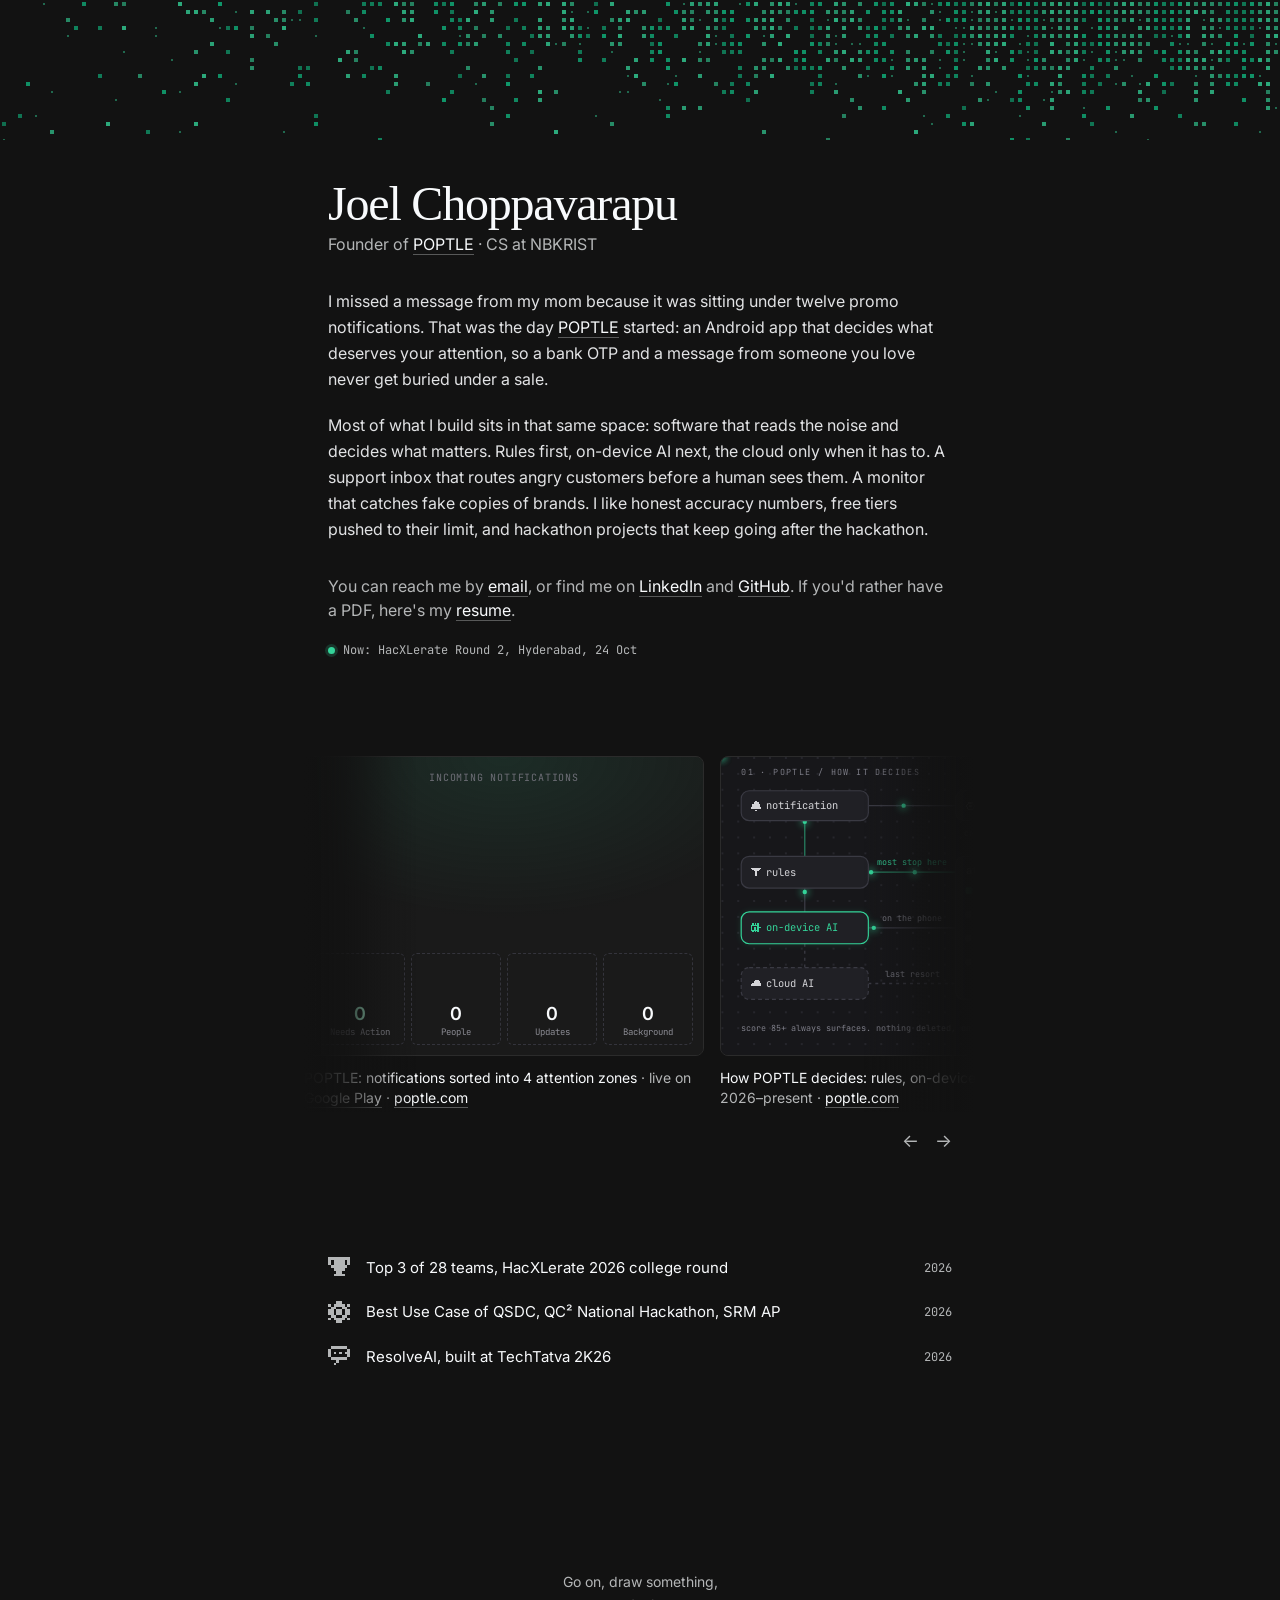
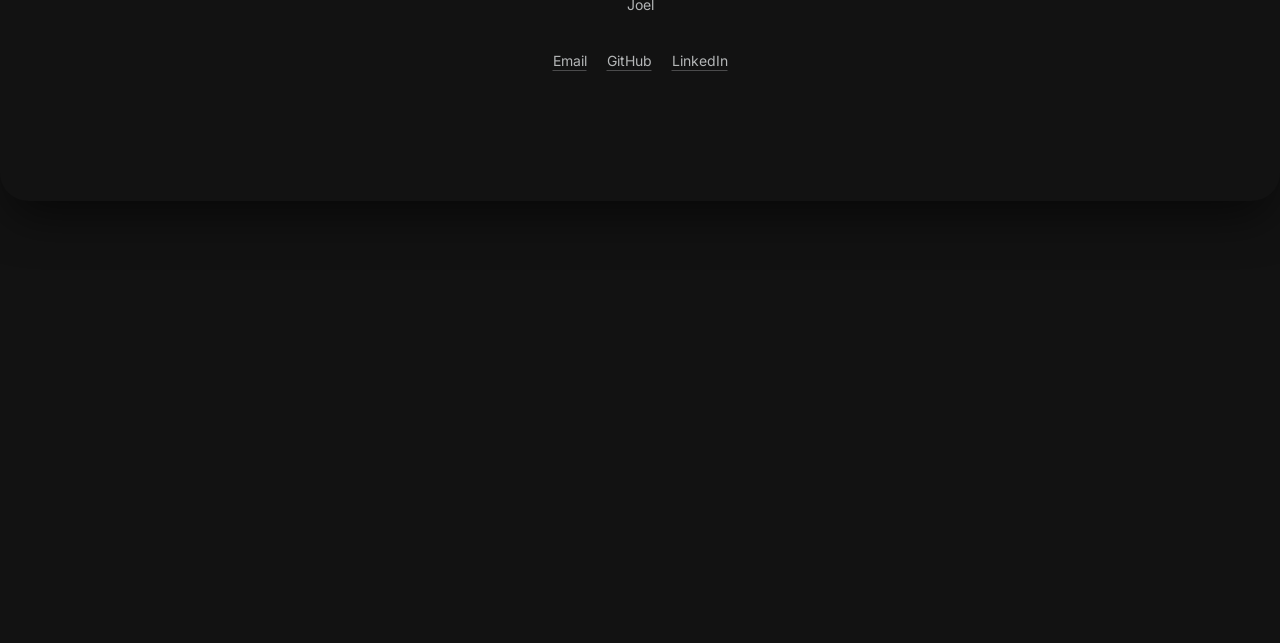
<file: index.html>
<!doctype html>
<html lang="en">
<head>
<meta charset="utf-8">
<meta name="viewport" content="width=device-width,initial-scale=1">
<title>Joel Choppavarapu</title>
<meta name="description" content="Joel Choppavarapu, founder of POPTLE: an Android app that sorts notifications by what actually deserves your attention.">
<meta name="theme-color" content="#121212">
<link rel="preconnect" href="https://fonts.googleapis.com">
<link href="https://fonts.googleapis.com/css2?family=Inter:wght@400;500;600&family=JetBrains+Mono&display=swap" rel="stylesheet">
<link rel="stylesheet" href="/site.css">
</head>
<body>
<div class="sheet">
  <div class="hero-art"><canvas id="halftone" aria-hidden="true"></canvas></div>

  <main>
    <div class="col">
      <header class="intro">
        <h1 class="name">Joel Choppavarapu</h1>
        <p class="sub">Founder of <a class="link" href="https://poptle.com">POPTLE</a> · CS at NBKRIST</p>
        <div class="bio">
          <p>I missed a message from my mom because it was sitting under twelve promo notifications. That was the day <a class="link" href="https://play.google.com/store/apps/details?id=com.poptle.app">POPTLE</a> started: an Android app that decides what deserves your attention, so a bank OTP and a message from someone you love never get buried under a sale.</p>
          <p>Most of what I build sits in that same space: software that reads the noise and decides what matters. Rules first, on-device AI next, the cloud only when it has to. A support inbox that routes angry customers before a human sees them. A monitor that catches fake copies of brands. I like honest accuracy numbers, free tiers pushed to their limit, and hackathon projects that keep going after the hackathon.</p>
        </div>
        <p class="contact">You can reach me by <a class="link" href="mailto:choppavarapujoel@gmail.com">email</a>, or find me on <a class="link" href="https://www.linkedin.com/in/joel-choppavarapu-424691303/">LinkedIn</a> and <a class="link" href="https://github.com/Joel-Judson-Paul77">GitHub</a>. If you'd rather have a PDF, here's my <a class="link" href="/JoelChoppavarapuResume.pdf">resume</a>.</p>
        <p class="now">Now: HacXLerate Round 2, Hyderabad, 24 Oct</p>
      </header>

      <section class="proj-sec" aria-label="Work and projects">
        <div class="rail">
          <ul class="track">
            <li class="proj">
              <div class="art" data-sorter></div>
              <p class="cap"><span class="t">POPTLE: notifications sorted into 4 attention zones</span> · live on <a class="link" href="https://play.google.com/store/apps/details?id=com.poptle.app">Google Play</a> · <a class="link" href="https://poptle.com">poptle.com</a></p>
            </li>
            <li class="proj">
              <div class="art" data-sketch="poptle"></div>
              <p class="cap"><span class="t">How POPTLE decides: rules, on-device AI, then cloud</span> · 2026–present · <a class="link" href="https://poptle.com">poptle.com</a></p>
            </li>
            <li class="proj">
              <div class="art" data-sketch="clonex"></div>
              <p class="cap"><span class="t">CloneX: brand impersonation monitor</span> · HacXLerate top 3 of 28 · <a class="link" href="https://github.com/Joel-Judson-Paul77/clonex">GitHub</a></p>
            </li>
            <li class="proj">
              <div class="art" data-sketch="resolveai"></div>
              <p class="cap"><span class="t">ResolveAI: support triage on n8n and Gemini</span> · TechTatva 2K26</p>
            </li>
            <li class="proj">
              <div class="art" data-sketch="qsdc"></div>
              <p class="cap"><span class="t">Quantum superdense coding</span> · award, SRM University AP · <a class="link" href="https://qec-dense.streamlit.app">Live demo</a> · <a class="link" href="https://github.com/Joel-Judson-Paul77/qec-dense">GitHub</a></p>
            </li>
          </ul>
          <div class="fade l" aria-hidden="true"></div>
          <div class="fade r" aria-hidden="true"></div>
        </div>
        <div class="arrows"><button id="prev" aria-label="Previous">←</button><button id="next" aria-label="Next">→</button></div>
      </section>


      <section class="list-sec" aria-label="Recognition">
        <ul class="rows">
          <li><a href="https://github.com/Joel-Judson-Paul77/clonex" data-icon="trophy"><span class="t">Top 3 of 28 teams, HacXLerate 2026 college round</span><span class="yr">2026</span></a></li>
          <li><a href="https://qec-dense.streamlit.app" data-icon="atom"><span class="t">Best Use Case of QSDC, QC² National Hackathon, SRM AP</span><span class="yr">2026</span></a></li>
          <li><a href="https://github.com/Joel-Judson-Paul77" data-icon="chat"><span class="t">ResolveAI, built at TechTatva 2K26</span><span class="yr">2026</span></a></li>
        </ul>
      </section>
    </div>

    <div class="foot">
      <p>Go on, draw something,<br>Joel</p>
      <div class="links"><a class="link" href="mailto:choppavarapujoel@gmail.com">Email</a><a class="link" href="https://github.com/Joel-Judson-Paul77">GitHub</a><a class="link" href="https://www.linkedin.com/in/joel-choppavarapu-424691303/">LinkedIn</a></div>
    </div>
  </main>
</div>

<div class="wall">
  <section aria-label="Drawing wall">
    <div class="head"><h2>Leave something behind</h2><p>Anyone who visits can draw here. No account, no sign-up, no notifications. Promise.</p></div>
    <div class="stage" id="stage"></div>
    <div class="bar">
      <button data-draw><svg class="i" viewBox="0 0 24 24" fill="none" stroke="currentColor" stroke-width="2" stroke-linecap="round" stroke-linejoin="round"><path d="M12 20h9M16.5 3.5a2.1 2.1 0 013 3L7 19l-4 1 1-4z"/></svg>Draw something</button>
      <a href="/drawings.html">View all drawings <svg class="i" viewBox="0 0 24 24" fill="none" stroke="currentColor" stroke-width="2" stroke-linecap="round" stroke-linejoin="round"><path d="M5 12h14M13 6l6 6-6 6"/></svg></a>
    </div>
  </section>
</div>
<script src="/site.js"></script>
</body>
</html>
</file>
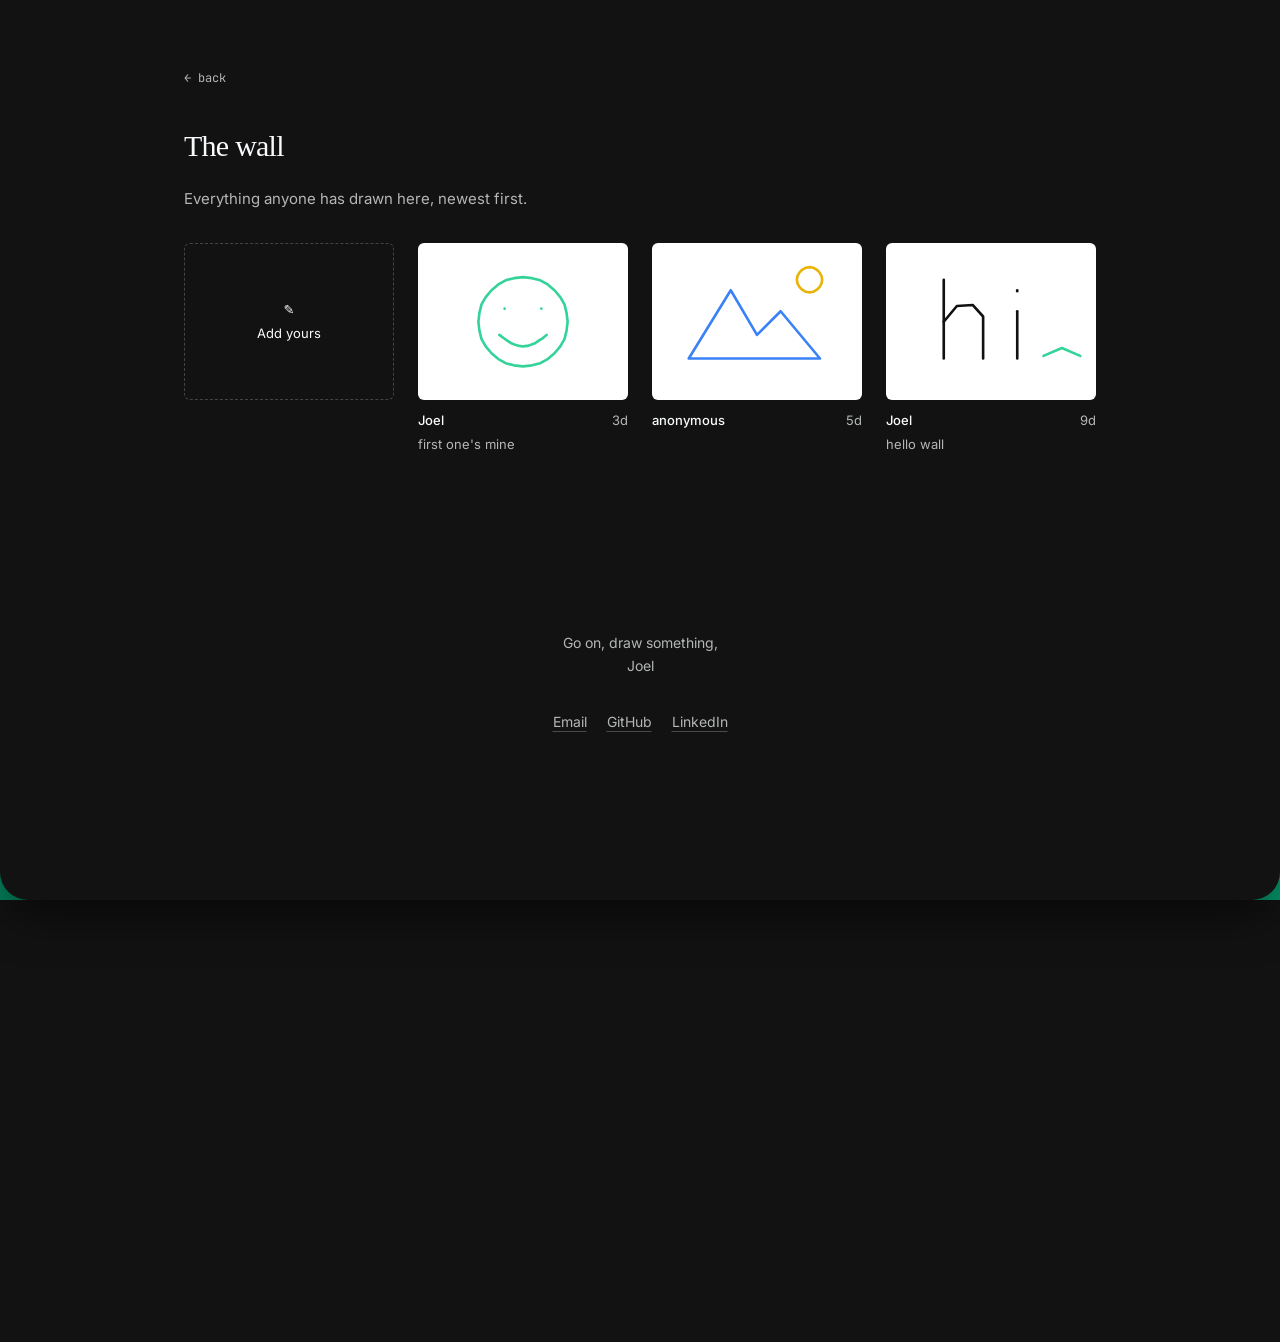
<file: drawings.html>
<!doctype html>
<html lang="en">
<head>
<meta charset="utf-8">
<meta name="viewport" content="width=device-width,initial-scale=1">
<title>Drawings · Joel Choppavarapu</title>
<link rel="preconnect" href="https://fonts.googleapis.com">
<link href="https://fonts.googleapis.com/css2?family=Caveat:wght@400;500&family=Inter:wght@400;500;600&family=JetBrains+Mono&display=swap" rel="stylesheet">
<link rel="stylesheet" href="/site.css">
</head>
<body>
<div class="sheet">
  <main>
    <div class="col post wide" style="max-width:960px;padding-left:24px;padding-right:24px">
      <a class="back" href="/">← back</a>
      <div class="titlerow"><h1>The wall</h1></div>
      <p class="lede">Everything anyone has drawn here, newest first.</p>
      <div class="gridwall" id="grid"></div>
    </div>
    <div class="foot">
      <p>Go on, draw something,<br>Joel</p>
      <div class="links"><a class="link" href="mailto:choppavarapujoel@gmail.com">Email</a><a class="link" href="https://github.com/Joel-Judson-Paul77">GitHub</a><a class="link" href="https://www.linkedin.com/in/joel-choppavarapu-424691303/">LinkedIn</a></div>
    </div>
  </main>
</div>
<div class="wall"><section aria-label="Drawing wall"><div class="head"><h2>Leave something behind</h2><p>Anyone who visits can draw here. No account, no sign-up, no reason at all.</p></div><div class="stage" id="stage"></div>
<div class="bar"><button data-draw>Draw something</button><a href="/">Back home →</a></div></section></div>
<script src="/site.js"></script>
</body>
</html>
</file>
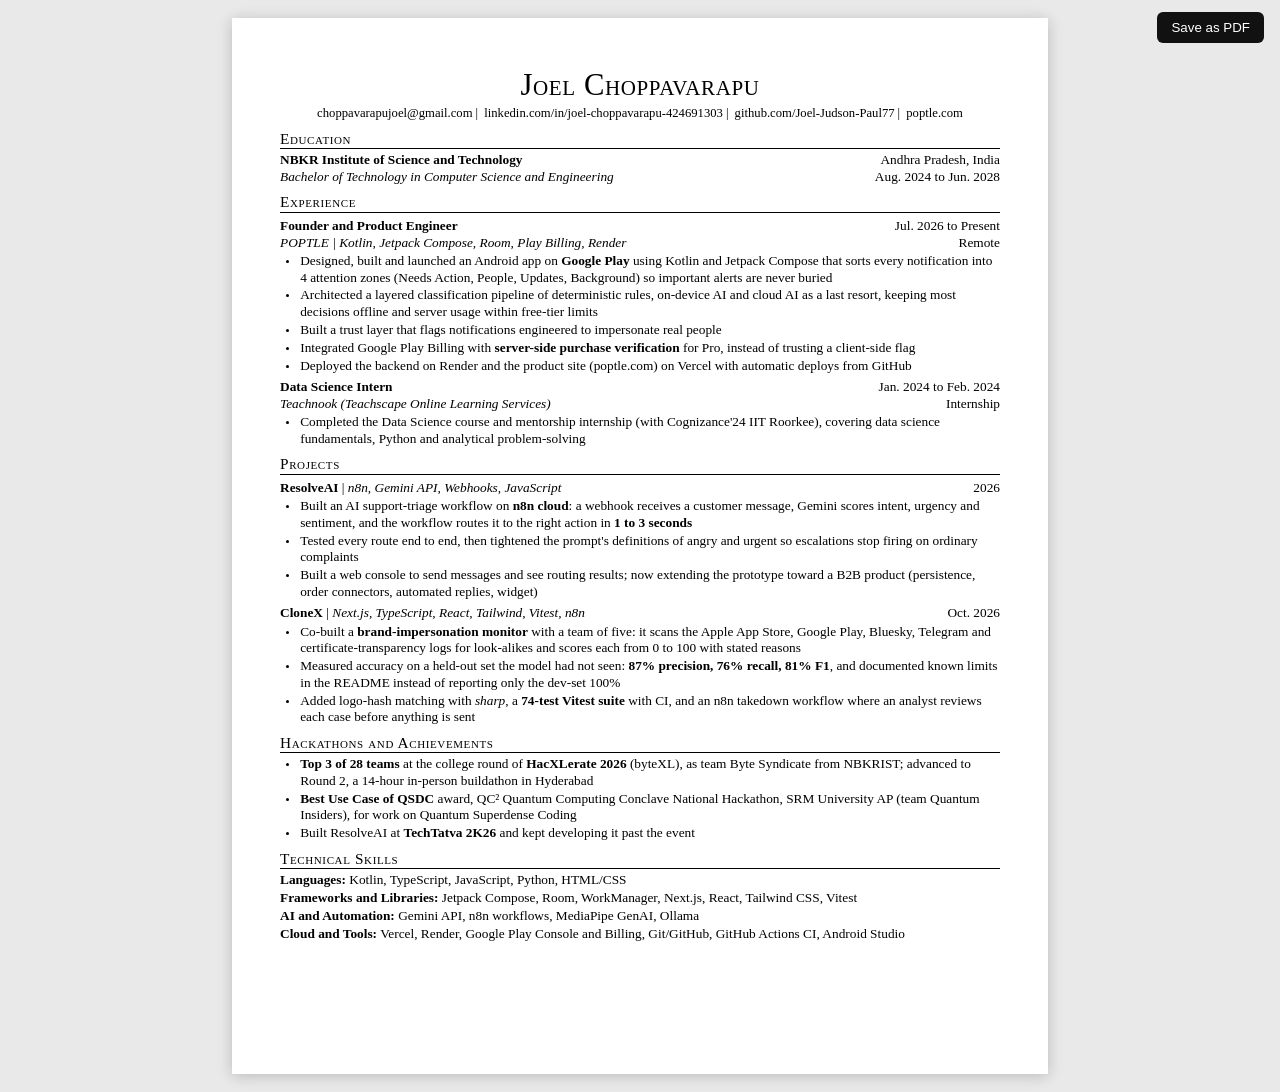
<file: resume.html>
<!doctype html>
<html lang="en">
<head>
<meta charset="utf-8">
<meta name="viewport" content="width=device-width,initial-scale=1">
<title>Joel Choppavarapu: Resume</title>
<style>
@page{size:Letter;margin:.42in .5in}
*{box-sizing:border-box}
html{background:#e9e9e9}
body{margin:0;font:10pt/1.24 "Latin Modern Roman","CMU Serif","Times New Roman",Times,serif;color:#000}
.page{width:8.5in;min-height:11in;margin:18px auto;padding:.5in;background:#fff;box-shadow:0 2px 14px rgba(0,0,0,.2)}
h1{margin:0;text-align:center;font-size:23pt;font-weight:400;font-variant:small-caps;letter-spacing:.02em}
.contact{text-align:center;font-size:9.5pt;margin-top:2px}
.contact a{color:#000;text-decoration:none}
.contact span{padding:0 3px}
h2{margin:8px 0 3px;font-size:11.5pt;font-weight:400;font-variant:small-caps;letter-spacing:.04em;border-bottom:1px solid #000;line-height:1.15;padding-bottom:1px}
.row{display:flex;justify-content:space-between;gap:12px}
.row b{font-weight:700}
.row i{font-style:italic}
.sub{margin-top:0}
.entry{margin-top:5px}
.entry:first-of-type{margin-top:2px}
ul{margin:2px 0 0;padding-left:.2in}
li{margin:1.4px 0;padding-left:1px}
li::marker{font-size:8pt}
.skills p{margin:1.5px 0}
.ph{background:#fff3b0}
.bar{position:fixed;top:12px;right:16px;font:13px system-ui,sans-serif}
.bar button{padding:8px 14px;border:0;border-radius:6px;background:#111;color:#fff;cursor:pointer}
@media print{html{background:#fff}.page{margin:0;padding:0;width:auto;min-height:0;box-shadow:none}.bar{display:none}.ph{background:none}}
</style>
</head>
<body>
<div class="bar"><button onclick="print()">Save as PDF</button></div>
<div class="page">
  <h1>Joel Choppavarapu</h1>
  <div class="contact">
    <a href="mailto:choppavarapujoel@gmail.com">choppavarapujoel@gmail.com</a><span>|</span>
    <a href="https://www.linkedin.com/in/joel-choppavarapu-424691303/">linkedin.com/in/joel-choppavarapu-424691303</a><span>|</span>
    <a href="https://github.com/Joel-Judson-Paul77">github.com/Joel-Judson-Paul77</a><span>|</span>
    <a href="https://poptle.com">poptle.com</a>
  </div>

  <h2>Education</h2>
  <div class="row"><b>NBKR Institute of Science and Technology</b><span>Andhra Pradesh, India</span></div>
  <div class="row sub"><i>Bachelor of Technology in Computer Science and Engineering</i><span>Aug. 2024 to Jun. 2028</span></div>

  <h2>Experience</h2>
  <div class="entry">
    <div class="row"><span><b>Founder and Product Engineer</b></span><span>Jul. 2026 to Present</span></div>
    <div class="row sub"><i>POPTLE | Kotlin, Jetpack Compose, Room, Play Billing, Render</i><span>Remote</span></div>
    <ul>
      <li>Designed, built and launched an Android app on <b>Google Play</b> using Kotlin and Jetpack Compose that sorts every notification into 4 attention zones (Needs Action, People, Updates, Background) so important alerts are never buried</li>
      <li>Architected a layered classification pipeline of deterministic rules, on-device AI and cloud AI as a last resort, keeping most decisions offline and server usage within free-tier limits</li>
      <li>Built a trust layer that flags notifications engineered to impersonate real people</li>
      <li>Integrated Google Play Billing with <b>server-side purchase verification</b> for Pro, instead of trusting a client-side flag</li>
      <li>Deployed the backend on Render and the product site (poptle.com) on Vercel with automatic deploys from GitHub</li>
    </ul>
  </div>
  <div class="entry">
    <div class="row"><span><b>Data Science Intern</b></span><span>Jan. 2024 to Feb. 2024</span></div>
    <div class="row sub"><i>Teachnook (Teachscape Online Learning Services)</i><span>Internship</span></div>
    <ul>
      <li>Completed the Data Science course and mentorship internship (with Cognizance'24 IIT Roorkee), covering data science fundamentals, Python and analytical problem-solving</li>
    </ul>
  </div>

  <h2>Projects</h2>
  <div class="entry">
    <div class="row"><span><b>ResolveAI</b> | <i>n8n, Gemini API, Webhooks, JavaScript</i></span><span>2026</span></div>
    <ul>
      <li>Built an AI support-triage workflow on <b>n8n cloud</b>: a webhook receives a customer message, Gemini scores intent, urgency and sentiment, and the workflow routes it to the right action in <b>1 to 3 seconds</b></li>
      <li>Tested every route end to end, then tightened the prompt's definitions of angry and urgent so escalations stop firing on ordinary complaints</li>
      <li>Built a web console to send messages and see routing results; now extending the prototype toward a B2B product (persistence, order connectors, automated replies, widget)</li>
    </ul>
  </div>
  <div class="entry">
    <div class="row"><span><b>CloneX</b> | <i>Next.js, TypeScript, React, Tailwind, Vitest, n8n</i></span><span>Oct. 2026</span></div>
    <ul>
      <li>Co-built a <b>brand-impersonation monitor</b> with a team of five: it scans the Apple App Store, Google Play, Bluesky, Telegram and certificate-transparency logs for look-alikes and scores each from 0 to 100 with stated reasons</li>
      <li>Measured accuracy on a held-out set the model had not seen: <b>87% precision, 76% recall, 81% F1</b>, and documented known limits in the README instead of reporting only the dev-set 100%</li>
      <li>Added logo-hash matching with <i>sharp</i>, a <b>74-test Vitest suite</b> with CI, and an n8n takedown workflow where an analyst reviews each case before anything is sent</li>
    </ul>
  </div>

  <h2>Hackathons and Achievements</h2>
  <ul>
    <li><b>Top 3 of 28 teams</b> at the college round of <b>HacXLerate 2026</b> (byteXL), as team Byte Syndicate from NBKRIST; advanced to Round 2, a 14-hour in-person buildathon in Hyderabad</li>
    <li><b>Best Use Case of QSDC</b> award, QC&sup2; Quantum Computing Conclave National Hackathon, SRM University AP (team Quantum Insiders), for work on Quantum Superdense Coding</li>
    <li>Built ResolveAI at <b>TechTatva 2K26</b> and kept developing it past the event</li>
  </ul>

  <h2>Technical Skills</h2>
  <div class="skills">
    <p><b>Languages:</b> Kotlin, TypeScript, JavaScript, Python, HTML/CSS</p>
    <p><b>Frameworks and Libraries:</b> Jetpack Compose, Room, WorkManager, Next.js, React, Tailwind CSS, Vitest</p>
    <p><b>AI and Automation:</b> Gemini API, n8n workflows, MediaPipe GenAI, Ollama</p>
    <p><b>Cloud and Tools:</b> Vercel, Render, Google Play Console and Billing, Git/GitHub, GitHub Actions CI, Android Studio</p>
  </div>
</div>
</body>
</html>
</file>
<file: site.css>
/* Measurements mirror the reference site: 672px column, 24px gutters, 48px serif name,
   400px 4:3 sketch cards, 15px list rows, fixed orange wall revealed as the sheet scrolls away. */
:root[data-theme="violet"]{--accent:#8b7bff;--accent-rgb:124,92,240;--accent-rgb2:99,102,241;--brand-a:#6366F1;--brand-b:#7C5CF0;--accent-soft:#c4b5fd}
:root{
  --bg:#121212; --surface:#1a1a1a; --line:#2b2b2b;
  --text:#f8fafc; --muted:#b4b6b7; /* theme: set data-theme on <html> to "violet" for the POPTLE palette */
  --accent:#34d399;--accent-rgb:52,211,153;--accent-rgb2:16,185,129;--brand-a:#047857;--brand-b:#059669;--accent-soft:#a7f3d0;
  --serif:Georgia,"Times New Roman",serif;
  --sans:Inter,ui-sans-serif,system-ui,sans-serif;
  --mono:"JetBrains Mono",ui-monospace,"SF Mono",Menlo,monospace;
  --wall-h:min(470px,58vh);
}
*{box-sizing:border-box}
html{scroll-behavior:smooth}
body{margin:0;background:var(--bg);color:var(--text);font:16px/24px var(--sans);-webkit-font-smoothing:antialiased}
h1,h2,p,ul{margin:0;padding:0}
ul{list-style:none}
button{font:inherit;color:inherit}

.link{color:var(--text);text-decoration:underline;text-decoration-color:rgba(248,250,252,.3);text-underline-offset:4px;text-decoration-thickness:1px;transition:text-decoration-color .2s,color .2s}
.link:hover{text-decoration-color:var(--accent);color:var(--accent)}

/* the dark sheet that lifts off the fixed wall */
.sheet{position:relative;z-index:10;min-height:100vh;background:var(--bg);border-radius:0 0 28px 28px;box-shadow:0 24px 48px -12px rgba(0,0,0,.6)}
.col{max-width:672px;margin:0 auto;padding:0 24px}

/* halftone header */
.hero-art{height:110px;width:100%}
@media(min-width:640px){.hero-art{height:140px}}
#halftone{display:block;width:100%;height:100%;image-rendering:pixelated;transition:opacity .9s cubic-bezier(.22,1,.36,1)}

header.intro{padding:24px 0 64px}
@media(min-width:640px){header.intro{padding:40px 0 80px}}
h1.name{font:400 36px/40px var(--serif);letter-spacing:-.025em}
@media(min-width:640px){h1.name{font-size:48px;line-height:48px}}
.sub{margin-top:4px;color:var(--muted)}
.bio{margin-top:32px;font-size:15px;line-height:1.625;color:rgba(248,250,252,.9)}
.bio p+p{margin-top:20px}
@media(min-width:640px){.bio{font-size:16px;line-height:26px}}
.contact{margin-top:32px;font-size:15px;color:var(--muted)}
@media(min-width:640px){.contact{font-size:16px}}

/* project carousel */
.proj-sec{padding:16px 0}
.rail{position:relative;margin:0 -24px}
.track{display:flex;gap:16px;overflow-x:auto;scroll-snap-type:x mandatory;padding:0 24px 4px;scrollbar-width:none}
.track::-webkit-scrollbar{display:none}
.proj{flex:none;width:82vw;scroll-snap-align:start}
@media(min-width:640px){.proj{width:400px}}
.art{aspect-ratio:4/3;overflow:hidden;border-radius:8px;border:1px solid var(--line);background:var(--surface)}
.art svg{display:block;width:100%;height:100%}
.art.word{display:grid;place-items:center;background:radial-gradient(120% 120% at 20% 0%,#222 0%,#1a1a1a 55%,#151515 100%)}
.word span{font:600 30px/1 var(--sans);letter-spacing:-.03em;background:linear-gradient(90deg,var(--accent),var(--accent-soft));-webkit-background-clip:text;background-clip:text;color:transparent}
.cap{margin-top:12px;font-size:14px;line-height:20px;color:var(--muted)}
.cap .t{color:var(--text)}
.fade{position:absolute;top:0;bottom:0;width:64px;z-index:10;pointer-events:none;transition:opacity .3s}
@media(min-width:640px){.fade{width:112px}}
.fade.l{left:0;background:linear-gradient(to right,var(--bg) 0%,rgba(18,18,18,.96) 18%,rgba(18,18,18,.8) 38%,rgba(18,18,18,.45) 62%,rgba(18,18,18,.15) 82%,rgba(18,18,18,0) 100%)}
.fade.r{right:0;background:linear-gradient(to left,var(--bg) 0%,rgba(18,18,18,.96) 18%,rgba(18,18,18,.8) 38%,rgba(18,18,18,.45) 62%,rgba(18,18,18,.15) 82%,rgba(18,18,18,0) 100%)}
.arrows{display:none;justify-content:flex-end;gap:16px;margin-top:20px;font-size:18px;line-height:1}
@media(min-width:640px){.arrows{display:flex}}
.arrows button{background:none;border:0;margin:-8px;padding:8px;color:var(--muted);cursor:pointer;transition:color .2s}
.arrows button:hover{color:var(--accent)}
.arrows button:disabled{opacity:.3;pointer-events:none}

/* writing list */
.list-sec{padding:64px 0}
@media(min-width:640px){.list-sec{padding:80px 0}}
.rows{margin:0 -12px}
.rows a{display:flex;align-items:center;gap:16px;padding:11px 12px;border-radius:6px;color:var(--text);text-decoration:none;transition:background-color .15s}
.rows a:hover{background:var(--surface)}
.rows .ic{width:22px;height:22px;flex:none;color:var(--muted);transition:color .15s}
.rows a:hover .ic{color:var(--accent)}
.rows .t{flex:1;min-width:0;font-size:15px;line-height:22.5px;white-space:nowrap;overflow:hidden;text-overflow:ellipsis}
.rows .m{flex:none;font:12px/16px var(--mono);color:var(--muted);font-variant-numeric:tabular-nums}

/* footer inside the sheet */
.foot{max-width:672px;margin:0 auto;padding:80px 24px 96px;text-align:center}
@media(min-width:640px){.foot{padding:112px 24px 128px}}
.foot p{font-size:14px;line-height:1.625;color:var(--muted)}
.foot .links{margin-top:32px;display:flex;flex-wrap:wrap;justify-content:center;gap:8px 20px;font-size:14px;color:var(--muted)}
.foot .links a{color:var(--muted);text-decoration-color:rgba(180,182,183,.35)}

/* fixed orange wall, revealed under the sheet */
.wall{position:fixed;left:0;right:0;bottom:0;z-index:0}
.wall section{position:relative;min-height:var(--wall-h);overflow:hidden;background:linear-gradient(135deg,var(--brand-a),var(--brand-b));color:#fff}
.wall .head{position:relative;z-index:10;max-width:672px;margin:0 auto;padding:40px 24px 0;text-align:center}
@media(min-width:640px){.wall .head{padding-top:48px}}
.wall h2{font:400 28px/42px var(--serif);letter-spacing:-.025em}
.wall .head p{max-width:448px;margin:4px auto 0;font-size:18px;line-height:27px;color:rgba(255,255,255,.85)}
.stage{position:absolute;inset:24px 0 56px 0}
@media(min-width:640px){.stage{top:144px}}
.fig{position:absolute;margin:0;width:var(--w,200px);background:#fff;border-radius:6px;padding:8px;box-shadow:0 4px 6px -1px rgba(0,0,0,.1),0 2px 4px -2px rgba(0,0,0,.1);cursor:grab;touch-action:none;user-select:none;transition:transform .2s}
.fig:hover{z-index:10}
.fig.drag{cursor:grabbing;transition:none;z-index:20}
.fig svg{display:block;width:100%;aspect-ratio:4/3;background:#fff;pointer-events:none}
.fig .m{margin:0 0 4px;font-size:11px;line-height:1.375;color:rgba(0,0,0,.7);display:-webkit-box;-webkit-line-clamp:2;-webkit-box-orient:vertical;overflow:hidden}
.fig figcaption{margin-top:4px;font-size:11px;line-height:16px;text-align:right;color:rgba(0,0,0,.45);overflow:hidden;text-overflow:ellipsis;white-space:nowrap}
.addbtn{position:absolute;left:50%;top:50%;transform:translate(-50%,-50%);display:none;flex-direction:column;align-items:center;justify-content:center;gap:8px;width:200px;height:150px;border:2px dashed rgba(255,255,255,.45);border-radius:6px;background:none;font-weight:600;cursor:pointer;color:#fff;transition:background-color .2s}
.addbtn:hover{background:rgba(255,255,255,.08)}
@media(min-width:640px){.addbtn{display:flex}}
.wall .bar{position:absolute;left:20px;right:20px;bottom:16px;z-index:10;display:flex;align-items:center;justify-content:space-between;font-size:16px;font-weight:600}
@media(min-width:640px){.wall .bar{left:32px;right:32px;font-size:18px}}
.wall .bar a,.wall .bar button{display:flex;align-items:center;gap:10px;background:none;border:0;padding:0;color:#fff;text-decoration:none;cursor:pointer;transition:opacity .2s}
.wall .bar a:hover,.wall .bar button:hover{opacity:.75}
@media(min-width:640px){.wall .bar button{visibility:hidden}}
.wall svg.i{width:20px;height:20px}

/* article pages */
.post{padding:48px 0}
@media(min-width:640px){.post{padding:64px 0}}
.post .back{font:12px/16px var(--mono);color:var(--muted);text-decoration:none;transition:color .2s}
.post .back:hover{color:var(--accent)}
.post .titlerow{margin-top:40px;display:flex;align-items:center;gap:12px}
.post .titlerow svg{width:24px;height:24px;color:var(--accent);flex:none}
.post h1{font:400 30px/36px var(--serif);letter-spacing:-.025em}
.post .rt{margin-top:8px;font:12px/16px var(--mono);color:var(--muted)}
.post .lede{margin-top:24px;font-size:15px;line-height:22.5px;color:var(--muted)}
.post .body{margin-top:32px;font-size:15px;line-height:1.625;color:rgba(248,250,252,.9)}
.post .body h2{font:400 20px/28px var(--serif);letter-spacing:-.01em;color:var(--text);margin:40px 0 12px}
.post .body p+p{margin-top:16px}
.post .draft{display:inline-block;margin-top:20px;font:11px/16px var(--mono);color:var(--accent);border:1px dashed var(--accent);padding:1px 8px;border-radius:4px}
.post.wide{max-width:960px}

/* drawings page */
.gridwall{margin-top:32px;display:grid;gap:24px;grid-template-columns:repeat(auto-fill,minmax(200px,1fr))}
.tile .pic{aspect-ratio:4/3;background:#fff;border-radius:6px;overflow:hidden}
.tile .pic svg{display:block;width:100%;height:100%}
.tile .who{margin-top:8px;display:flex;justify-content:space-between;font-size:13px;font-weight:500}
.tile .who span{color:var(--muted);font-weight:400}
.tile .note{font-size:13px;color:var(--muted)}
.tile.add{aspect-ratio:4/3;display:grid;place-items:center;border:1px dashed #444;border-radius:6px;background:none;color:var(--text);cursor:pointer;font-size:13px;text-align:center;transition:border-color .2s}
.tile.add:hover{border-color:var(--accent)}

/* draw modal */
.modal{position:fixed;inset:0;z-index:100;display:none;place-items:center;padding:16px;background:rgba(0,0,0,.65)}
.modal.open{display:grid}
.panel{width:min(400px,100%);background:#161616;border:1px solid var(--line);border-radius:12px;padding:16px}
.swatches{display:flex;gap:8px;justify-content:center;margin-bottom:12px}
.swatches button{width:24px;height:24px;border-radius:4px;border:2px solid transparent;cursor:pointer}
.swatches button.on{border-color:#fff}
.panel canvas{display:block;width:100%;aspect-ratio:4/3;background:#fff;border-radius:6px;touch-action:none;cursor:crosshair}
.panel input{width:100%;margin-top:10px;padding:8px 10px;background:#1e1e1e;border:1px solid var(--line);border-radius:6px;color:var(--text);font:inherit;font-size:14px}
.panel input:focus{outline:1px solid var(--accent)}
.panel .row{display:flex;gap:8px}
.panel .count{text-align:right;font:11px var(--mono);color:var(--muted);margin-top:3px}
.btn{margin-top:10px;padding:8px 14px;background:#1e1e1e;border:1px solid var(--line);border-radius:6px;font-size:14px;cursor:pointer}
.btn.primary{flex:1;background:var(--accent);border-color:var(--accent);color:#fff;font-weight:500}
.btn:hover{filter:brightness(1.12)}

@media(prefers-reduced-motion:reduce){html{scroll-behavior:auto}.fig,.rows a,.link{transition:none}}

/* POPTLE live sorter card */
.sorter{position:relative;width:100%;height:100%;background:radial-gradient(120% 90% at 50% 0%,rgba(var(--accent-rgb),.10) 0%,#1a1a1a 60%);overflow:hidden;font-family:var(--sans)}
.sorter .src{position:absolute;top:14px;left:0;right:0;text-align:center;font:10px var(--mono);color:#6f6f78;letter-spacing:.08em}
.sorter .zones{position:absolute;left:10px;right:10px;bottom:10px;display:grid;grid-template-columns:repeat(4,1fr);gap:6px}
.sorter .zone{height:92px;border:1px dashed #34343c;border-radius:6px;display:flex;flex-direction:column;justify-content:flex-end;align-items:center;padding:6px 2px;transition:border-color .3s,background-color .3s}
.sorter .zone.hit{border-color:var(--accent);background:rgba(var(--accent-rgb),.08)}
.sorter .zone b{font:600 18px/1 var(--sans);color:var(--text)}
.sorter .zone span{margin-top:4px;font:9px/1.2 var(--mono);color:#8b8b93;text-align:center}
.sorter .zone.na b{color:var(--accent-soft)}
.chip{position:absolute;left:50%;top:40px;width:168px;margin-left:-84px;padding:7px 9px;border-radius:8px;background:#26262c;border:1px solid #34343c;font-size:11px;line-height:1.3;color:#e4e4e7;box-shadow:0 6px 16px rgba(0,0,0,.35);transition:transform .9s cubic-bezier(.5,0,.2,1),opacity .9s,width .9s;white-space:nowrap;overflow:hidden;text-overflow:ellipsis}
.chip i{font-style:normal;color:#8b8b93;font-size:10px;display:block}
.chip.flag{border-color:#f87171}
.chip.flag i{color:#f87171}
.sorter .score{position:absolute;top:96px;left:0;right:0;text-align:center;font:10px var(--mono);color:var(--accent);opacity:0;transition:opacity .3s}
/* recognition rows reuse the writing rows */
.rows .yr{flex:none;font:12px/16px var(--mono);color:var(--muted)}
.rec{padding-top:0}
.now{margin-top:20px;display:inline-flex;align-items:center;gap:8px;font:12px/16px var(--mono);color:var(--muted)}
.now::before{content:"";width:7px;height:7px;border-radius:50%;background:var(--accent);box-shadow:0 0 0 3px rgba(var(--accent-rgb),.18)}
</file>
